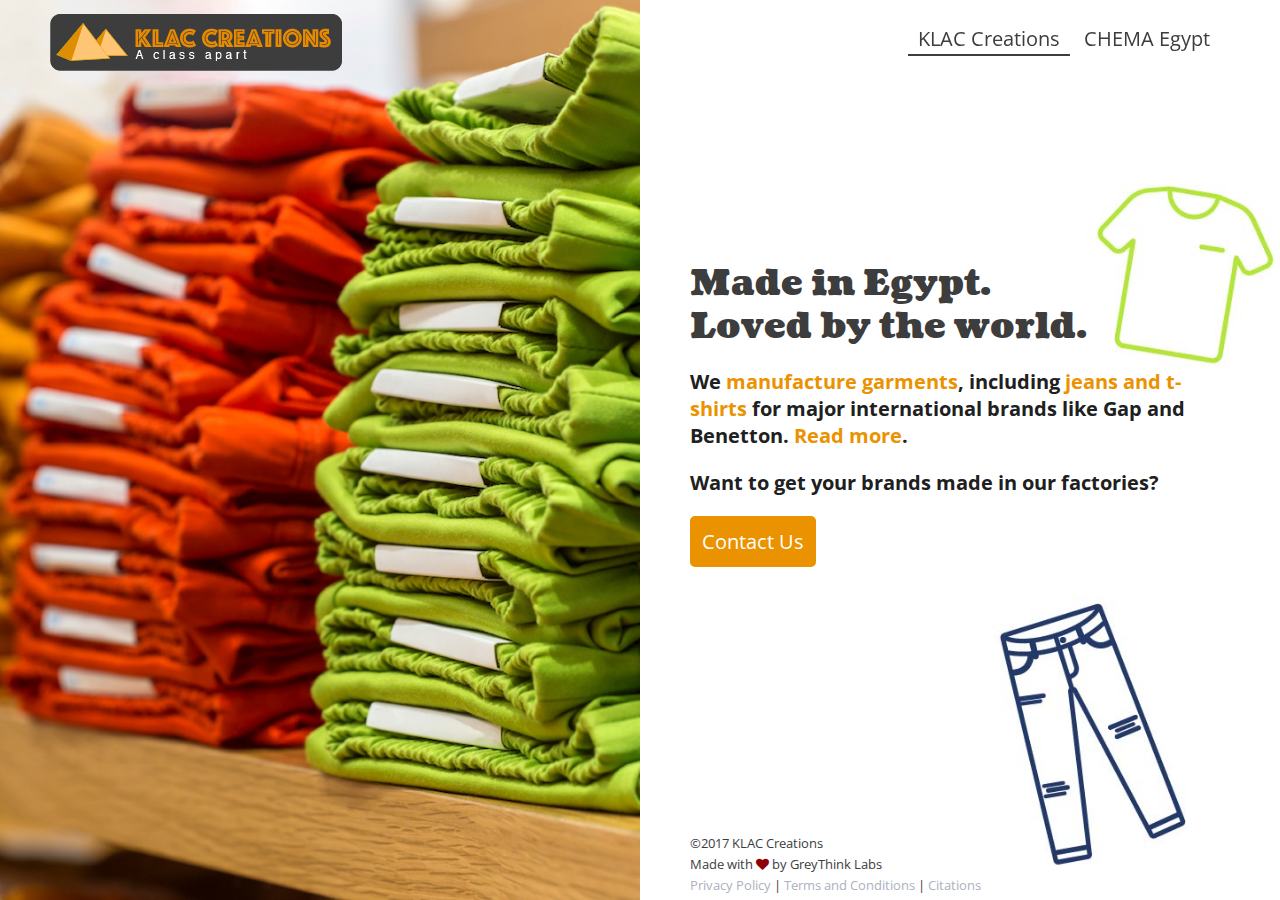
<file: index.html>
<!DOCTYPE html>
<html lang="en">
<head>
  <meta charset="utf-8">
  <meta http-equiv="X-UA-Compatible" content="IE=edge">
  <meta name="viewport" content="width=device-width, initial-scale=1">
	
	<!-- Global Site Tag (gtag.js) - Google Analytics -->
<script async src="https://www.googletagmanager.com/gtag/js?id=UA-106744629-1"></script>
<script>
  window.dataLayer = window.dataLayer || [];
  function gtag(){dataLayer.push(arguments)};
  gtag('js', new Date());

  gtag('config', 'UA-106744629-1');
</script>
	
  <title>KLAC Creations - Made in Egypt. Loved by the world.</title>
  <link rel="icon" type="image/png" href="favicon-32x32.png" sizes="32x32" />
  <link rel="icon" type="image/png" href="favicon-16x16.png" sizes="16x16" />
  <link href="https://fonts.googleapis.com/css?family=Coustard:400|Open+Sans:300" rel="stylesheet">
  <link href="https://maxcdn.bootstrapcdn.com/font-awesome/4.7.0/css/font-awesome.min.css" rel="stylesheet" integrity="sha384-wvfXpqpZZVQGK6TAh5PVlGOfQNHSoD2xbE+QkPxCAFlNEevoEH3Sl0sibVcOQVnN" crossorigin="anonymous">
  <link type="text/css" rel="stylesheet" href="css/style.css">
</head>
<body>

<nav class="navbar">
  <div class="logo">
    <a href="index.html"><img class="logo-web" src="images/logo_klac_darkbg_2.png" alt="KLAC Creations logo"><img class="logo-mobile" src="images/logo_klac_mobile.png" alt="KLAC Creations logo"></a>
  </div>
  <div class="nav">
    <ul class="nav-list">
      <li class="nav-item active"><a href="index.html">KLAC Creations</a></li>
      <li class="nav-item"><a href="chema.html">CHEMA Egypt</a></li>
    </ul>
  </div>
  <div class="nav-icon-mobile">
    <i class="fa fa-bars icon-toggle"></i>
  </div>
</nav>


<div class="grid">
    <div class="column" id="left">
      <div class="bg">
      </div>
    </div>
    <div class="column" id="right">
      <div class="content">
        <h1>Made in Egypt.</h1>
        <h1>Loved by the world.</h1>
        <h3>We <span class="klac-text">manufacture garments</span>, including <span class="klac-text">jeans and t-shirts</span> for major international brands like Gap and Benetton. <span id="read-more-trigger" class="read-more"><a href="#">Read more</a></span>.</h3>
        <h3 class="pre-cta">Want to get your brands made in our factories?</h3>
        <button type="button" name="form-trigger" id="form-trigger">Contact Us</button>
      </div>
      <div class="footer">
        <p class="copyright">&copy;2017 KLAC Creations</p>
        <p class="credits">Made with <i class="fa fa-heart"></i> by <a href="http://www.greythinklabs.com" target="_blank">GreyThink Labs</a></p>
		  <p class="credits tnc"><a href="privacy.html">Privacy Policy</a> | <a href="tnc.html">Terms and Conditions</a> | <a href="citations.html">Citations</a></p>
      </div>
    </div>
</div>

<div class="form-grid" id="klace-form-modal">
  <div class="col-form">
    <div class="form-container column">
      <form class="contact-form" id="contact-form">
        <p class="required-note">Fields marked with <i class="fa fa-asterisk"></i> are required.</p>
        <label for="name">Name*</label><br>
        <input type="text" id="name" name="name"><br><br>
        <label for="email">Email*</label><br>
        <input type="text" id="email" name="email">
        <p class="email-format-error email-hide">Please enter a valid email address.</p>
        <label for="phone">Phone</label><br>
        <input type="text" id="phone" name="phone"><br><br>
        <label value="service">Service*</label><br>
        <select id="service" name="service">
          <option selected="selected" disabled="disabled" value="">Select an option</option>
          <option value="klace">KLAC Creations</option>
          <option value="chema">CHEMA Egypt</option>
        </select><br><br>
        <label for="msg">Message</label><br>
        <textarea id="msg" name="msg" rows="5"></textarea><br><br>
        <input type="submit" name="submit" id="submit-button" value="Submit">
      </form>
      <div class="ajax-message pre-submit">
      </div>
      <div class="close not-submitted">
        <i class="fa fa-times"></i>
      </div>
    </div>
  </div>
</div>

<div class="form-grid" id="read-more-modal">
  <div class="form-container">
    <p>
       KLAC Creations has been based in Egypt as a trading business since the 1980s. Our factory is located in Port Said's Qualified
      Industrial Zone and Investment Freezone that provides competitive prices to buyers in the US. Egypt's location also
      provides access to high-quality and cost-effective materials from neighbouring countries. Our garments thus give you
      real value for money. 
    </p>
    <p>
       We manufacture a range of products from t-shirts, track pants, trousers to brands such as GAP, Benetton, Chaps, 14th & Union,
      Abound & more. We also produce made-to-order styles in clothing as per buyer requirements, including Jeans, Sports
      & Track Suits and T-shirts.
    </p>
    <div class="close not-submitted">
      <i class="fa fa-times"></i>
    </div>
  </div>
</div>



<script
  src="https://code.jquery.com/jquery-3.2.1.min.js"
  integrity="sha256-hwg4gsxgFZhOsEEamdOYGBf13FyQuiTwlAQgxVSNgt4="
  crossorigin="anonymous"></script>
<script src="script.js" type="text/javascript"></script>
</body>
</html>
</file>
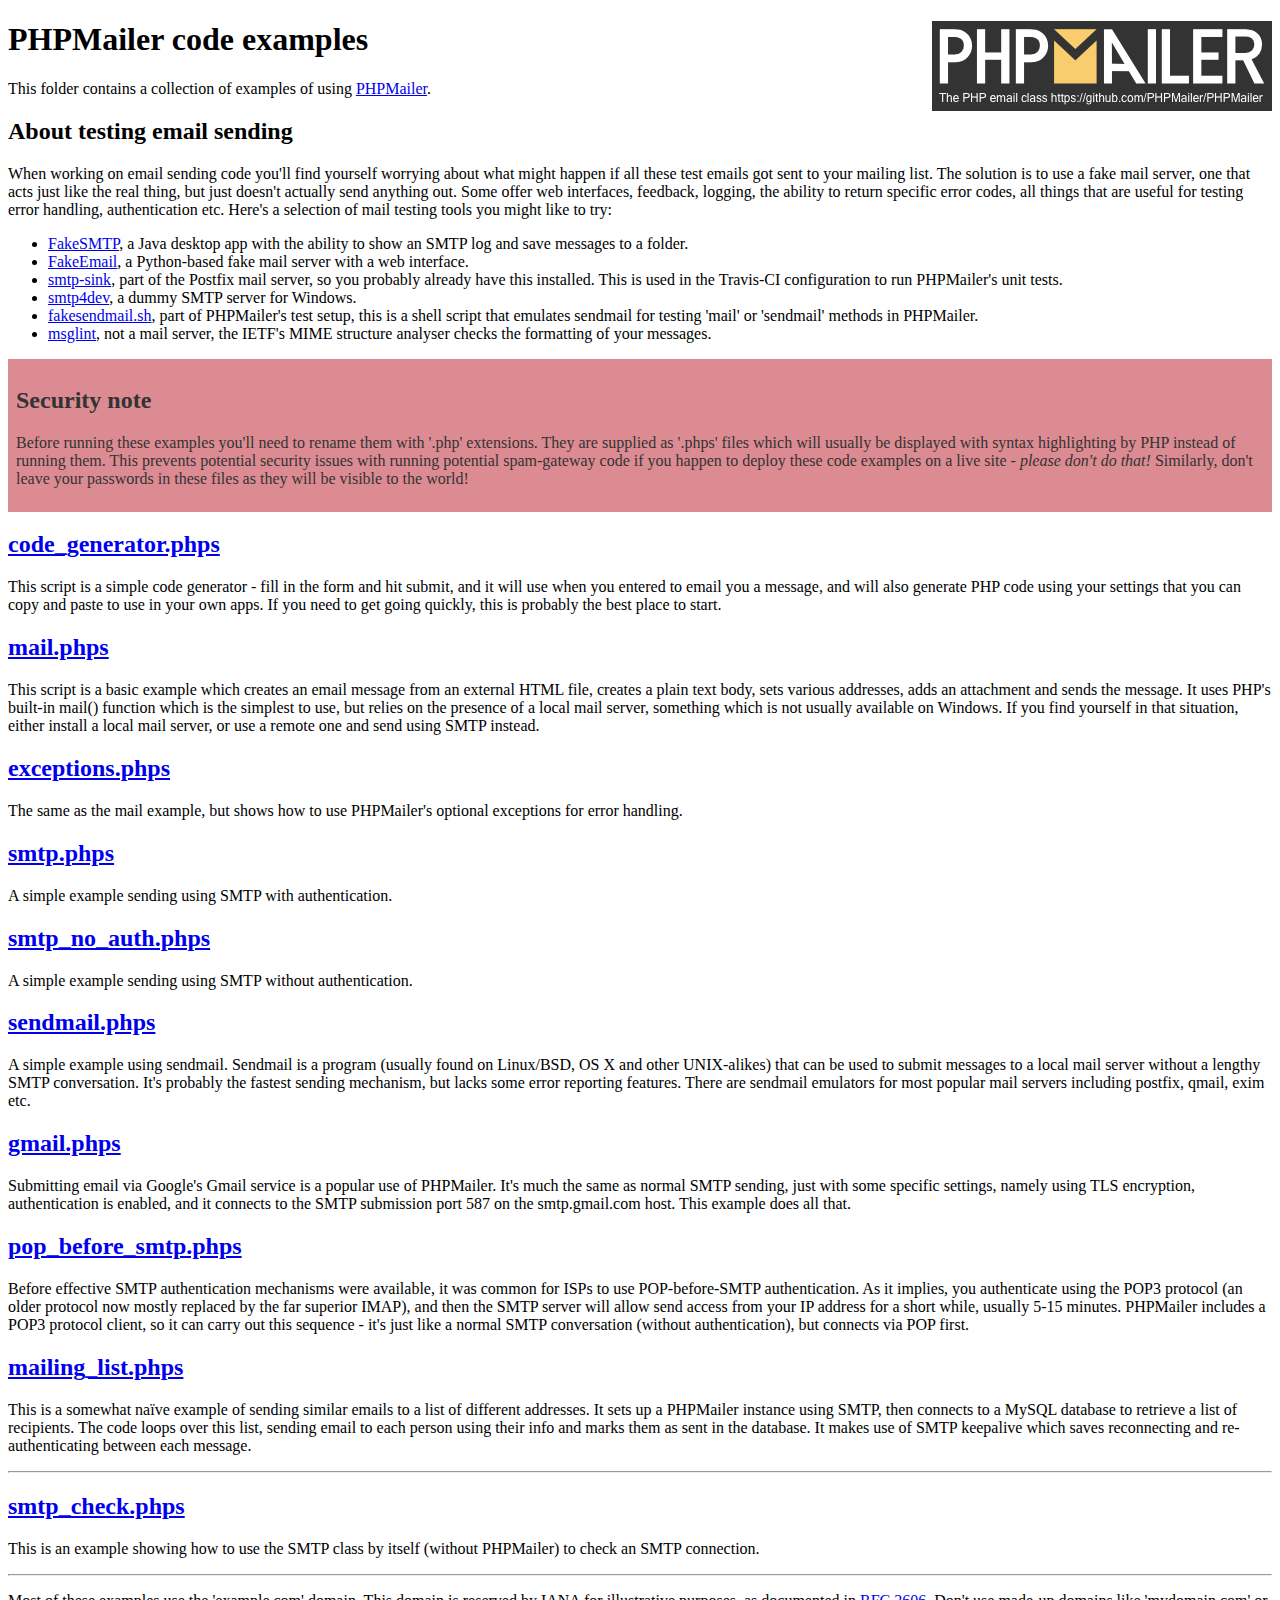
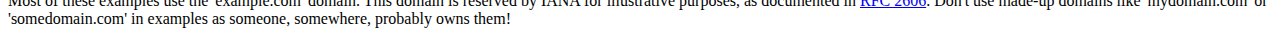
<file: PHPMailer/examples/index.html>
<!DOCTYPE html>
<html>
<head>
	<meta charset="UTF-8">
	<title>PHPMailer Examples</title>
</head>
<body>
<h1>PHPMailer code examples<a href="https://github.com/PHPMailer/PHPMailer"><img src="images/phpmailer.png" style="float:right; border:0;" alt="PHPMailer logo"></a></h1>
<p>This folder contains a collection of examples of using <a href="https://github.com/PHPMailer/PHPMailer">PHPMailer</a>.</p>
<h2>About testing email sending</h2>
<p>When working on email sending code you'll find yourself worrying about what might happen if all these test emails got sent to your mailing list. The solution is to use a fake mail server, one that acts just like the real thing, but just doesn't actually send anything out. Some offer web interfaces, feedback, logging, the ability to return specific error codes, all things that are useful for testing error handling, authentication etc. Here's a selection of mail testing tools you might like to try:</p>
<ul>
  <li><a href="https://github.com/Nilhcem/FakeSMTP">FakeSMTP</a>, a Java desktop app with the ability to show an SMTP log and save messages to a folder. </li>
  <li><a href="https://github.com/isotoma/FakeEmail">FakeEmail</a>, a Python-based fake mail server with a web interface.</li>
  <li><a href="http://www.postfix.org/smtp-sink.1.html">smtp-sink</a>, part of the Postfix mail server, so you probably already have this installed. This is used in the Travis-CI configuration to run PHPMailer's unit tests.</li>
  <li><a href="http://smtp4dev.codeplex.com">smtp4dev</a>, a dummy SMTP server for Windows.</li>
  <li><a href="https://github.com/PHPMailer/PHPMailer/blob/master/test/fakesendmail.sh">fakesendmail.sh</a>, part of PHPMailer's test setup, this is a shell script that emulates sendmail for testing 'mail' or 'sendmail' methods in PHPMailer.</li>
  <li><a href="http://tools.ietf.org/tools/msglint/">msglint</a>, not a mail server, the IETF's MIME structure analyser checks the formatting of your messages.</li>
</ul>
<div style="padding: 8px; color: #333333; background-color: #dc8b92">
<h2>Security note</h2>
<p>Before running these examples you'll need to rename them with '.php' extensions. They are supplied as '.phps' files which will usually be displayed with syntax highlighting by PHP instead of running them. This prevents potential security issues with running potential spam-gateway code if you happen to deploy these code examples on a live site - <em>please don't do that!</em> Similarly, don't leave your passwords in these files as they will be visible to the world!</p>
</div>
<h2><a href="code_generator.phps">code_generator.phps</a></h2>
<p>This script is a simple code generator - fill in the form and hit submit, and it will use when you entered to email you a message, and will also generate PHP code using your settings that you can copy and paste to use in your own apps. If you need to get going quickly, this is probably the best place to start.</p>
<h2><a href="mail.phps">mail.phps</a></h2>
<p>This script is a basic example which creates an email message from an external HTML file, creates a plain text body, sets various addresses, adds an attachment and sends the message. It uses PHP's built-in mail() function which is the simplest to use, but relies on the presence of a local mail server, something which is not usually available on Windows. If you find yourself in that situation, either install a local mail server, or use a remote one and send using SMTP instead.</p>
<h2><a href="exceptions.phps">exceptions.phps</a></h2>
<p>The same as the mail example, but shows how to use PHPMailer's optional exceptions for error handling.</p>
<h2><a href="smtp.phps">smtp.phps</a></h2>
<p>A simple example sending using SMTP with authentication.</p>
<h2><a href="smtp_no_auth.phps">smtp_no_auth.phps</a></h2>
<p>A simple example sending using SMTP without authentication.</p>
<h2><a href="sendmail.phps">sendmail.phps</a></h2>
<p>A simple example using sendmail. Sendmail is a program (usually found on Linux/BSD, OS X and other UNIX-alikes) that can be used to submit messages to a local mail server without a lengthy SMTP conversation. It's probably the fastest sending mechanism, but lacks some error reporting features. There are sendmail emulators for most popular mail servers including postfix, qmail, exim etc.</p>
<h2><a href="gmail.phps">gmail.phps</a></h2>
<p>Submitting email via Google's Gmail service is a popular use of PHPMailer. It's much the same as normal SMTP sending, just with some specific settings, namely using TLS encryption, authentication is enabled, and it connects to the SMTP submission port 587 on the smtp.gmail.com host. This example does all that.</p>
<h2><a href="pop_before_smtp.phps">pop_before_smtp.phps</a></h2>
<p>Before effective SMTP authentication mechanisms were available, it was common for ISPs to use POP-before-SMTP authentication. As it implies, you authenticate using the POP3 protocol (an older protocol now mostly replaced by the far superior IMAP), and then the SMTP server will allow send access from your IP address for a short while, usually 5-15 minutes. PHPMailer includes a POP3 protocol client, so it can carry out this sequence - it's just like a normal SMTP conversation (without authentication), but connects via POP first.</p>
<h2><a href="mailing_list.phps">mailing_list.phps</a></h2>
<p>This is a somewhat naïve example of sending similar emails to a list of different addresses. It sets up a PHPMailer instance using SMTP, then connects to a MySQL database to retrieve a list of recipients. The code loops over this list, sending email to each person using their info and marks them as sent in the database. It makes use of SMTP keepalive which saves reconnecting and re-authenticating between each message.</p>
<hr>
<h2><a href="smtp_check.phps">smtp_check.phps</a></h2>
<p>This is an example showing how to use the SMTP class by itself (without PHPMailer) to check an SMTP connection.</p>
<hr>
<p>Most of these examples use the 'example.com' domain. This domain is reserved by IANA for illustrative purposes, as documented in <a href="http://tools.ietf.org/html/rfc2606">RFC 2606</a>. Don't use made-up domains like 'mydomain.com' or 'somedomain.com' in examples as someone, somewhere, probably owns them!</p>
</body>
</html>
</file>
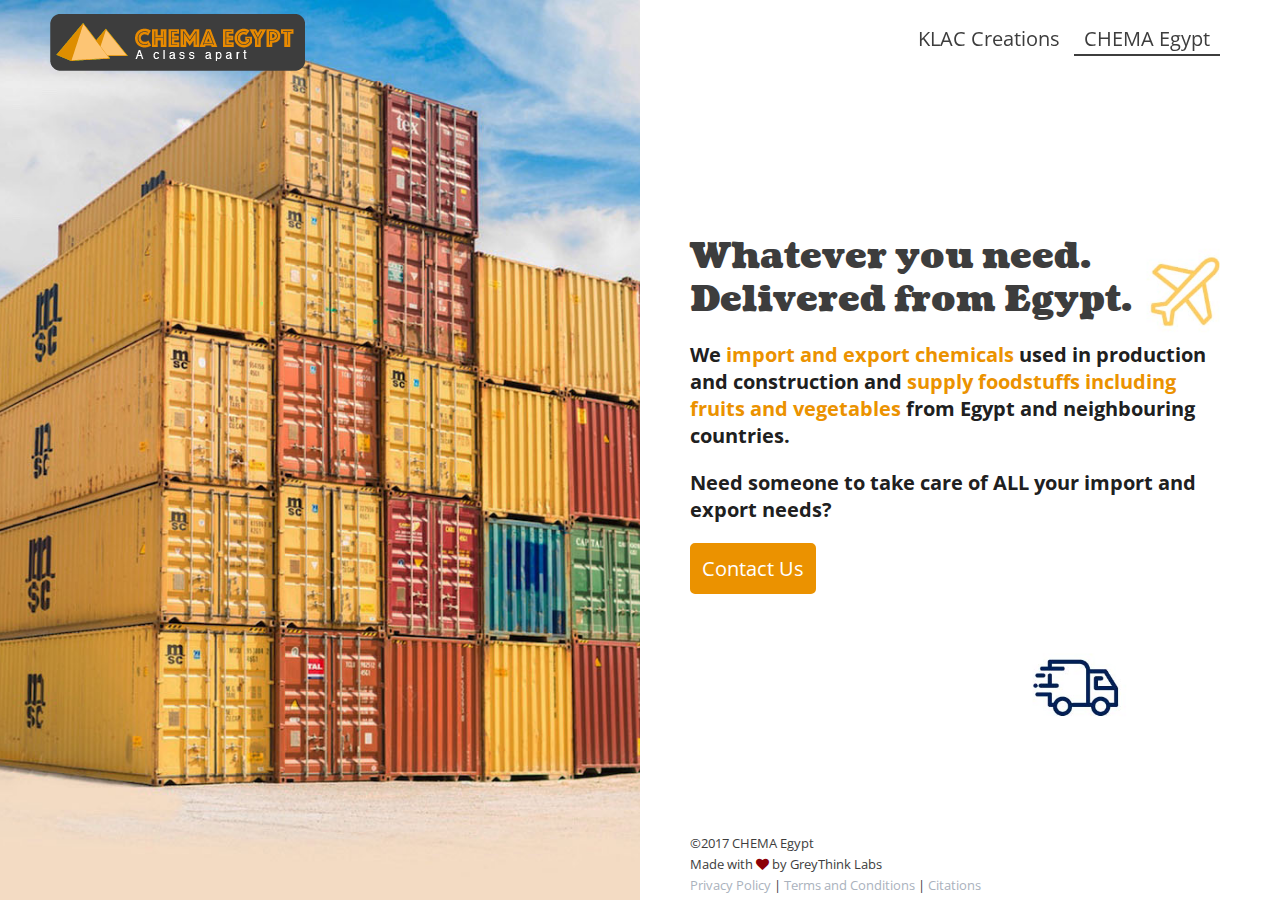
<file: chema.html>
<!DOCTYPE html>
<html lang="en">
<head>
	
  <meta charset="utf-8">
  <meta http-equiv="X-UA-Compatible" content="IE=edge">
  <meta name="viewport" content="width=device-width, initial-scale=1">
  <title>CHEMA EGYPT - Whatever you need. Delivered from Egypt.</title>
	
	<!-- Global Site Tag (gtag.js) - Google Analytics -->
<script async src="https://www.googletagmanager.com/gtag/js?id=UA-106744629-1"></script>
<script>
  window.dataLayer = window.dataLayer || [];
  function gtag(){dataLayer.push(arguments)};
  gtag('js', new Date());

  gtag('config', 'UA-106744629-1');
</script>
	
  <link rel="icon" type="image/png" href="favicon-32x32.png" sizes="32x32" />
  <link rel="icon" type="image/png" href="favicon-16x16.png" sizes="16x16" />
  <link href="https://fonts.googleapis.com/css?family=Coustard:400|Open+Sans:300" rel="stylesheet">
  <link href="https://maxcdn.bootstrapcdn.com/font-awesome/4.7.0/css/font-awesome.min.css" rel="stylesheet" integrity="sha384-wvfXpqpZZVQGK6TAh5PVlGOfQNHSoD2xbE+QkPxCAFlNEevoEH3Sl0sibVcOQVnN" crossorigin="anonymous">
  <link type="text/css" rel="stylesheet" href="css/style-chema.css">
</head>
<body>

<nav class="navbar">
  <div class="logo logo-chema">
    <a href="chema.html"><img class="logo-web" src="images/logo_chema_darkbg_2.png" alt="CHEMA Egypt logo"><img class="logo-mobile" src="images/logo_klac_mobile.png" alt="KLAC Creations logo"></a>
  </div>
  <div class="nav">
    <ul class="nav-list">
      <li class="nav-item"><a href="index.html">KLAC Creations</a></li>
      <li class="nav-item active"><a href="chema.html">CHEMA Egypt</a></li>
    </ul>
  </div>
  <div class="nav-icon-mobile">
    <i class="fa fa-bars icon-toggle"></i>
  </div>
</nav>


<div class="grid">
    <div class="column" id="left">
      <div class="bg">
      </div>
    </div>
    <div class="column" id="right">
      <div class="content">
        <h1>Whatever you need.</h1>
        <h1>Delivered from Egypt.</h1>
        <h3>We <span class="chema-text">import and export chemicals</span> used in production and construction and <span class="chema-text">supply foodstuffs including fruits and vegetables</span> from Egypt and neighbouring countries.</h3>
        <h3 class="pre-cta">Need someone to take care of ALL your import and export needs?</h3>
        <button type="button" name="form-trigger" id="form-trigger">Contact Us</button>
      </div>
      <div class="footer">
        <p class="copyright">&copy;2017 CHEMA Egypt</p>
        <p class="credits">Made with <i class="fa fa-heart"></i> by <a href="http://www.greythinklabs.com" target="_blank">GreyThink Labs</a></p>
      <p class="credits tnc"><a href="privacy.html">Privacy Policy</a> | <a href="tnc.html">Terms and Conditions</a> | <a href="citations.html">Citations</a></p>
      </div>
    </div>
</div>

<div class="form-grid" id="klace-form-modal">
  <div class="col-form">
    <div class="form-container column">
      <form class="contact-form" id="contact-form">
        <p class="required-note">Fields marked with <i class="fa fa-asterisk"></i> are required.</p>
        <label for="name">Name*</label><br>
        <input type="text" id="name" name="name"><br><br>
        <label for="email">Email*</label><br>
        <input type="text" id="email" name="email">
        <p class="email-format-error email-hide">Please enter a valid email address.</p>
        <label for="phone">Phone</label><br>
        <input type="text" id="phone" name="phone"><br><br>
        <label value="service">Service*</label><br>
        <select id="service" name="service">
          <option selected="selected" disabled="disabled" value="">Select an option</option>
          <option value="klace">KLAC Creations</option>
          <option value="chema">CHEMA Egypt</option>
        </select><br><br>
        <label for="msg">Message</label><br>
        <textarea id="msg" name="msg" rows="5"></textarea><br><br>
        <input type="submit" name="submit" id="submit-button" value="Submit">
      </form>
      <div class="ajax-message pre-submit">
      </div>
      <div class="close not-submitted">
        <i class="fa fa-times"></i>
      </div>
    </div>
  </div>
</div>




<script
  src="https://code.jquery.com/jquery-3.2.1.min.js"
  integrity="sha256-hwg4gsxgFZhOsEEamdOYGBf13FyQuiTwlAQgxVSNgt4="
  crossorigin="anonymous"></script>
<script src="script.js" type="text/javascript"></script>
</body>
</html>
</file>
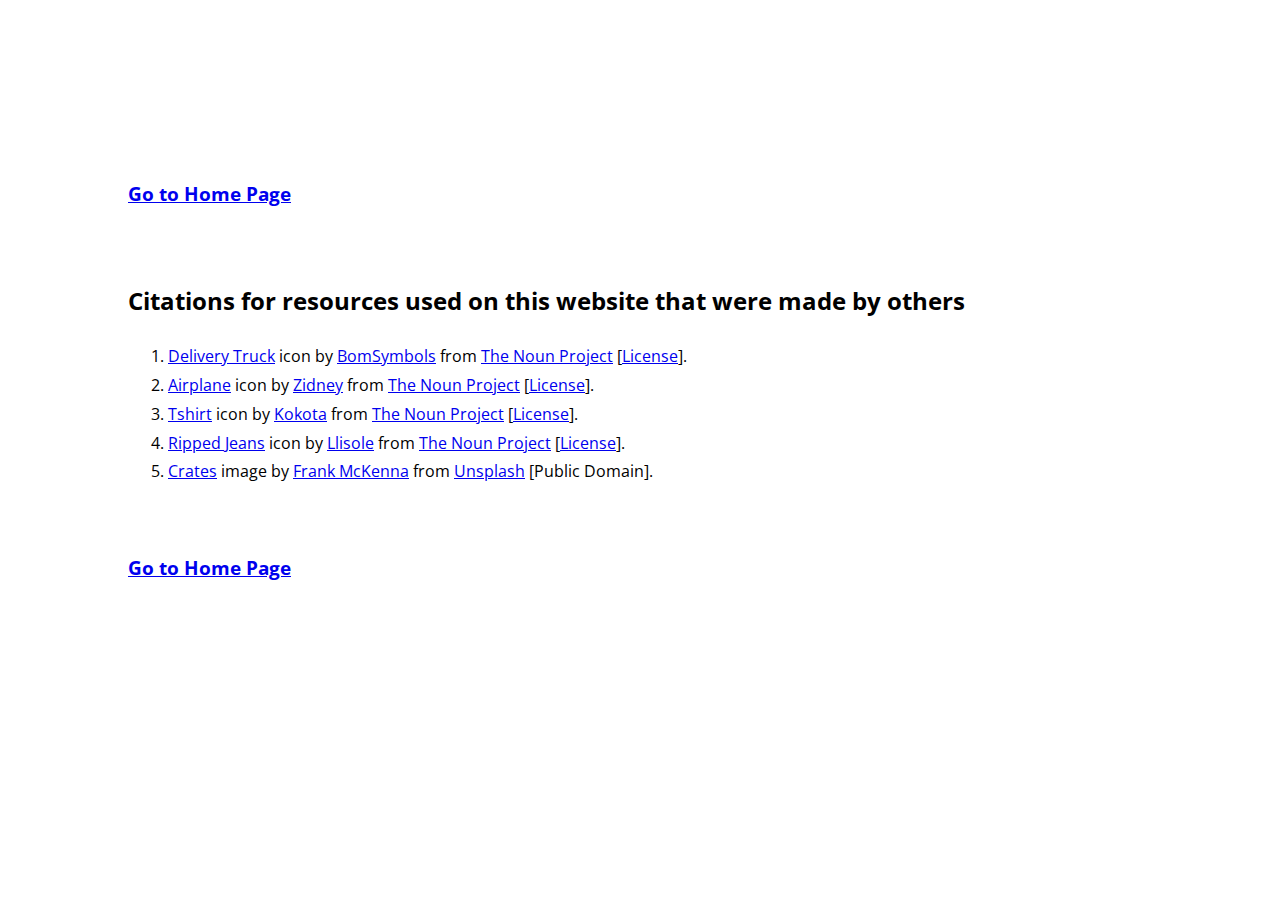
<file: citations.html>
<!DOCTYPE html>
<html lang="en">

<head>
  <meta charset="utf-8">
  <meta http-equiv="X-UA-Compatible" content="IE=edge">
  <meta name="viewport" content="width=device-width, initial-scale=1">

  <!-- Global Site Tag (gtag.js) - Google Analytics -->
  <script async src="https://www.googletagmanager.com/gtag/js?id=UA-106744629-1"></script>
  <script>
    window.dataLayer = window.dataLayer || [];
    function gtag() { dataLayer.push(arguments) };
    gtag('js', new Date());

    gtag('config', 'UA-106744629-1');

  </script>

  <title>KLAC Creations - Made in Egypt. Loved by the world.</title>
  <link rel="icon" type="image/png" href="favicon-32x32.png" sizes="32x32" />
  <link rel="icon" type="image/png" href="favicon-16x16.png" sizes="16x16" />
  <link href="https://fonts.googleapis.com/css?family=Coustard:400|Open+Sans:300" rel="stylesheet">
  <link href="https://maxcdn.bootstrapcdn.com/font-awesome/4.7.0/css/font-awesome.min.css" rel="stylesheet" integrity="sha384-wvfXpqpZZVQGK6TAh5PVlGOfQNHSoD2xbE+QkPxCAFlNEevoEH3Sl0sibVcOQVnN"
    crossorigin="anonymous">
  <link type="text/css" rel="stylesheet" href="css/legalshit.css">
</head>

<body>

  <div class="legal-container">
    <div class="legal-back-btn-container">
      <h3 class="back-btn"><a href="index.html">Go to Home Page</a></h3>
    </div>
    <div class="legal-text">
      <h2>Citations for resources used on this website that were made by others</h2>
      <ol>
        <li><a href="https://thenounproject.com/term/delivery-truck/1051698/" target="_blank">Delivery Truck</a> icon by <a href="https://creativemarket.com/BomSymbols" target="_blank">BomSymbols</a> from <a href="https://thenounproject.com" target="_blank">The Noun Project</a> [<a href="https://creativecommons.org/licenses/by/3.0/us/" target="_blank">License</a>].</li>
        <li><a href="https://thenounproject.com/term/airplane/803571/" target="_blank">Airplane</a> icon by <a href="https://thenounproject.com/zidney0721/" target="_blank">Zidney</a> from <a href="https://thenounproject.com" target="_blank">The Noun Project</a> [<a href="https://creativecommons.org/licenses/by/3.0/us/" target="_blank">License</a>].</li>
        <li><a href="https://thenounproject.com/term/tshirt/885061/" target="_blank">Tshirt</a> icon by <a href="https://thenounproject.com/kokota.icon/" target="_blank">Kokota</a> from <a href="https://thenounproject.com" target="_blank">The Noun Project</a> [<a href="https://creativecommons.org/licenses/by/3.0/us/" target="_blank">License</a>].</li>
        <li><a href="https://thenounproject.com/term/ripped-jeans/1077542/" target="_blank">Ripped Jeans</a> icon by <a href="https://thenounproject.com/llisole/" target="_blank">Llisole</a> from <a href="https://thenounproject.com" target="_blank">The Noun Project</a> [<a href="https://creativecommons.org/licenses/by/3.0/us/" target="_blank">License</a>].</li>
        <li><a href="https://unsplash.com/photos/tjX_sniNzgQ" target="_blank">Crates</a> image by <a href="http://blog.frankiefoto.com/"
            target="_blank">Frank McKenna</a> from <a href="https://unsplash.com/" target="_blank">Unsplash</a> [Public Domain].</li>
      </ol>
    </div>
    <div class="legal-back-btn-container">
      <h3 class="back-btn"><a href="index.html">Go to Home Page</a></h3>
    </div>
  </div>

</body>
</file>
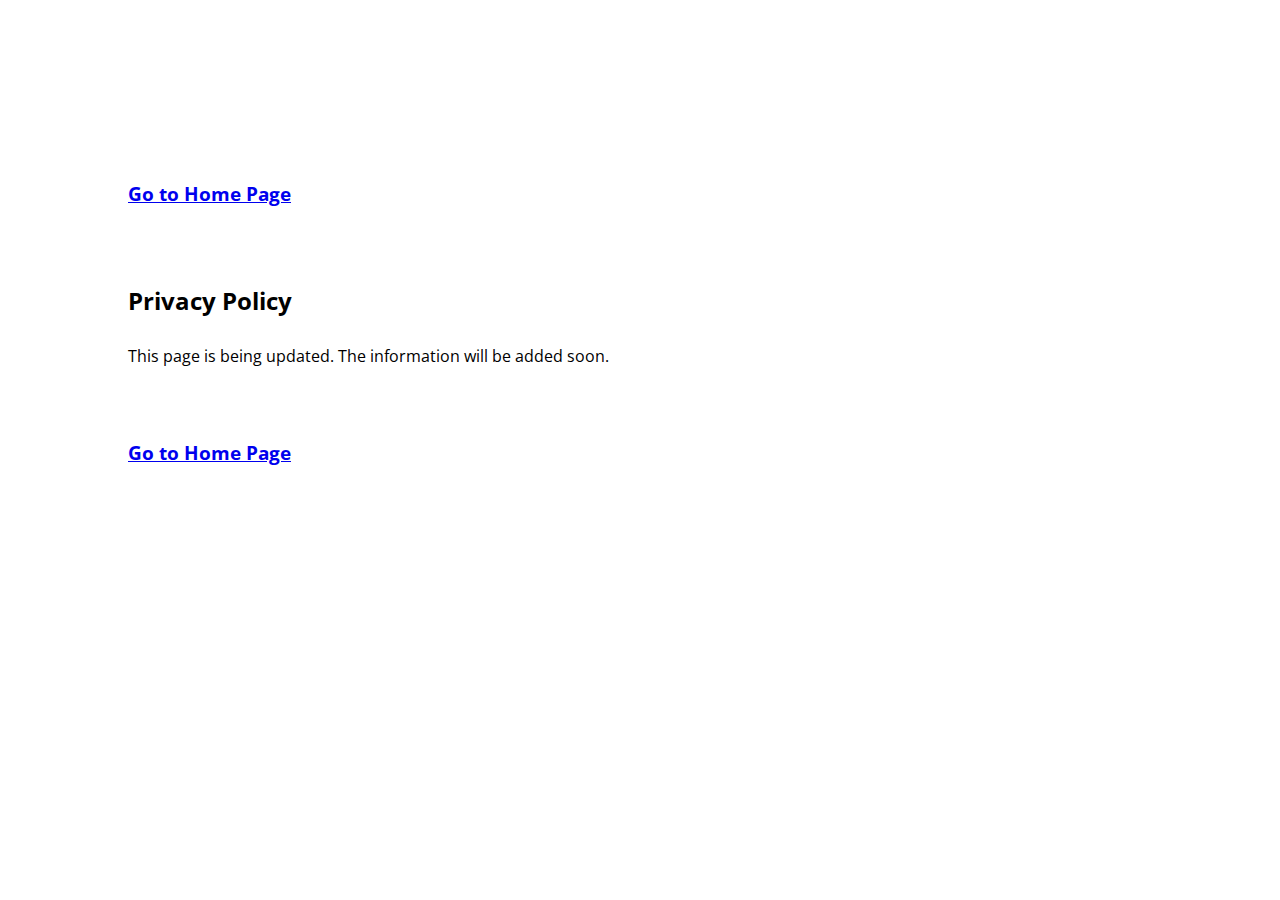
<file: privacy.html>
<!DOCTYPE html>
<html lang="en">

<head>
  <meta charset="utf-8">
  <meta http-equiv="X-UA-Compatible" content="IE=edge">
  <meta name="viewport" content="width=device-width, initial-scale=1">

  <!-- Global Site Tag (gtag.js) - Google Analytics -->
  <script async src="https://www.googletagmanager.com/gtag/js?id=UA-106744629-1"></script>
  <script>
    window.dataLayer = window.dataLayer || [];
    function gtag() { dataLayer.push(arguments) };
    gtag('js', new Date());

    gtag('config', 'UA-106744629-1');
  </script>

  <title>KLAC Creations - Made in Egypt. Loved by the world.</title>
  <link rel="icon" type="image/png" href="favicon-32x32.png" sizes="32x32" />
  <link rel="icon" type="image/png" href="favicon-16x16.png" sizes="16x16" />
  <link href="https://fonts.googleapis.com/css?family=Coustard:400|Open+Sans:300" rel="stylesheet">
  <link href="https://maxcdn.bootstrapcdn.com/font-awesome/4.7.0/css/font-awesome.min.css" rel="stylesheet" integrity="sha384-wvfXpqpZZVQGK6TAh5PVlGOfQNHSoD2xbE+QkPxCAFlNEevoEH3Sl0sibVcOQVnN"
    crossorigin="anonymous">
  <link type="text/css" rel="stylesheet" href="css/legalshit.css">
</head>

<body>

  <div class="legal-container">
    <div class="legal-back-btn-container">
      <h3 class="back-btn"><a href="index.html">Go to Home Page</a></h3>
    </div>
    <div class="legal-text">
      <h2>Privacy Policy</h2>
      <p>This page is being updated. The information will be added soon.</p>
    </div>
    <div class="legal-back-btn-container">
      <h3 class="back-btn"><a href="index.html">Go to Home Page</a></h3>
    </div>
  </div>

</body>
</file>
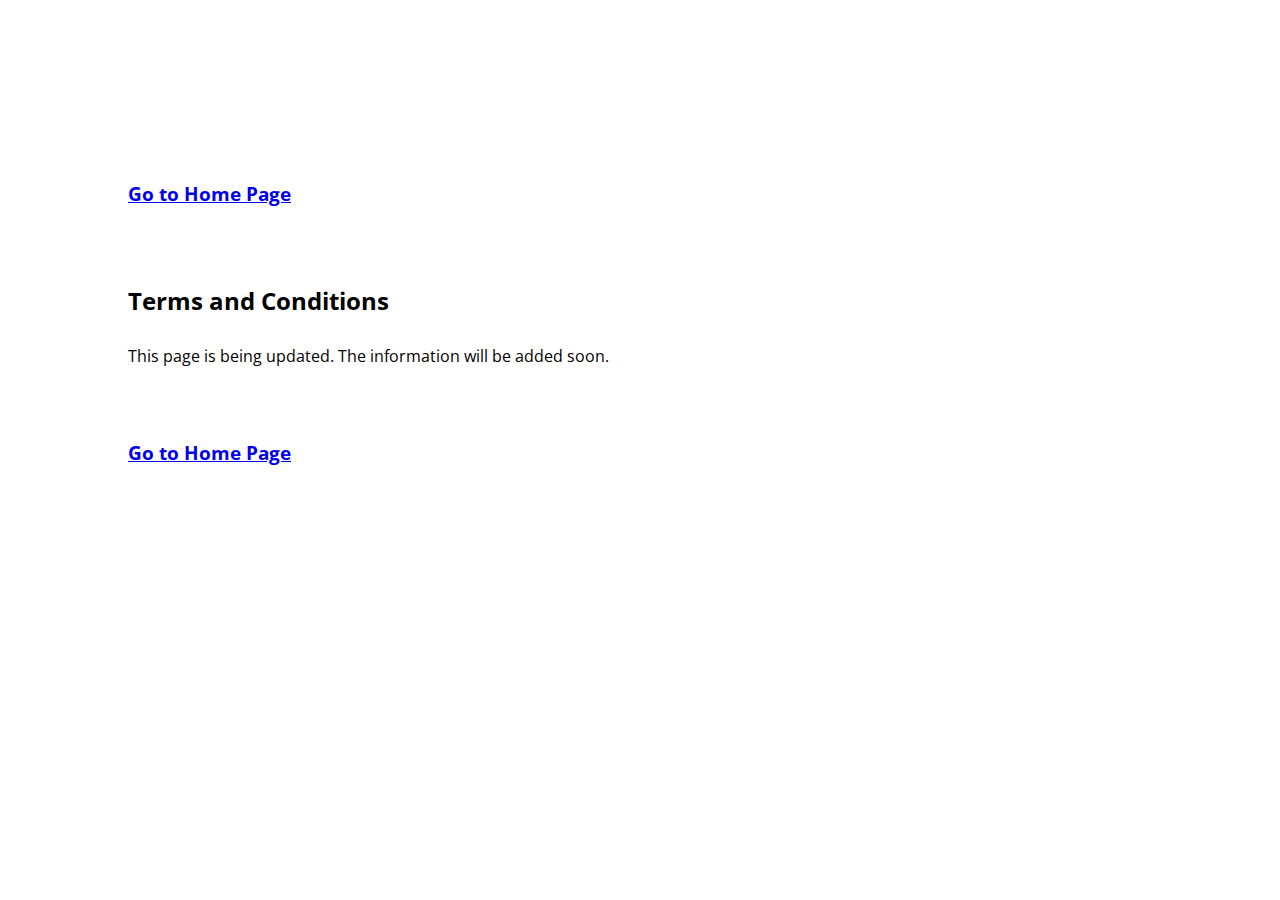
<file: tnc.html>
<!DOCTYPE html>
<html lang="en">

<head>
  <meta charset="utf-8">
  <meta http-equiv="X-UA-Compatible" content="IE=edge">
  <meta name="viewport" content="width=device-width, initial-scale=1">

  <!-- Global Site Tag (gtag.js) - Google Analytics -->
  <script async src="https://www.googletagmanager.com/gtag/js?id=UA-106744629-1"></script>
  <script>
    window.dataLayer = window.dataLayer || [];
    function gtag() { dataLayer.push(arguments) };
    gtag('js', new Date());

    gtag('config', 'UA-106744629-1');
  </script>

  <title>KLAC Creations - Made in Egypt. Loved by the world.</title>
  <link rel="icon" type="image/png" href="favicon-32x32.png" sizes="32x32" />
  <link rel="icon" type="image/png" href="favicon-16x16.png" sizes="16x16" />
  <link href="https://fonts.googleapis.com/css?family=Coustard:400|Open+Sans:300" rel="stylesheet">
  <link href="https://maxcdn.bootstrapcdn.com/font-awesome/4.7.0/css/font-awesome.min.css" rel="stylesheet" integrity="sha384-wvfXpqpZZVQGK6TAh5PVlGOfQNHSoD2xbE+QkPxCAFlNEevoEH3Sl0sibVcOQVnN"
    crossorigin="anonymous">
  <link type="text/css" rel="stylesheet" href="css/legalshit.css">
</head>

<body>

  <div class="legal-container">
    <div class="legal-back-btn-container">
      <h3 class="back-btn"><a href="index.html">Go to Home Page</a></h3>
    </div>
    <div class="legal-text">
      <h2>Terms and Conditions</h2>
      <p>This page is being updated. The information will be added soon.</p>
    </div>
    <div class="legal-back-btn-container">
      <h3 class="back-btn"><a href="index.html">Go to Home Page</a></h3>
    </div>
  </div>

</body>
</file>
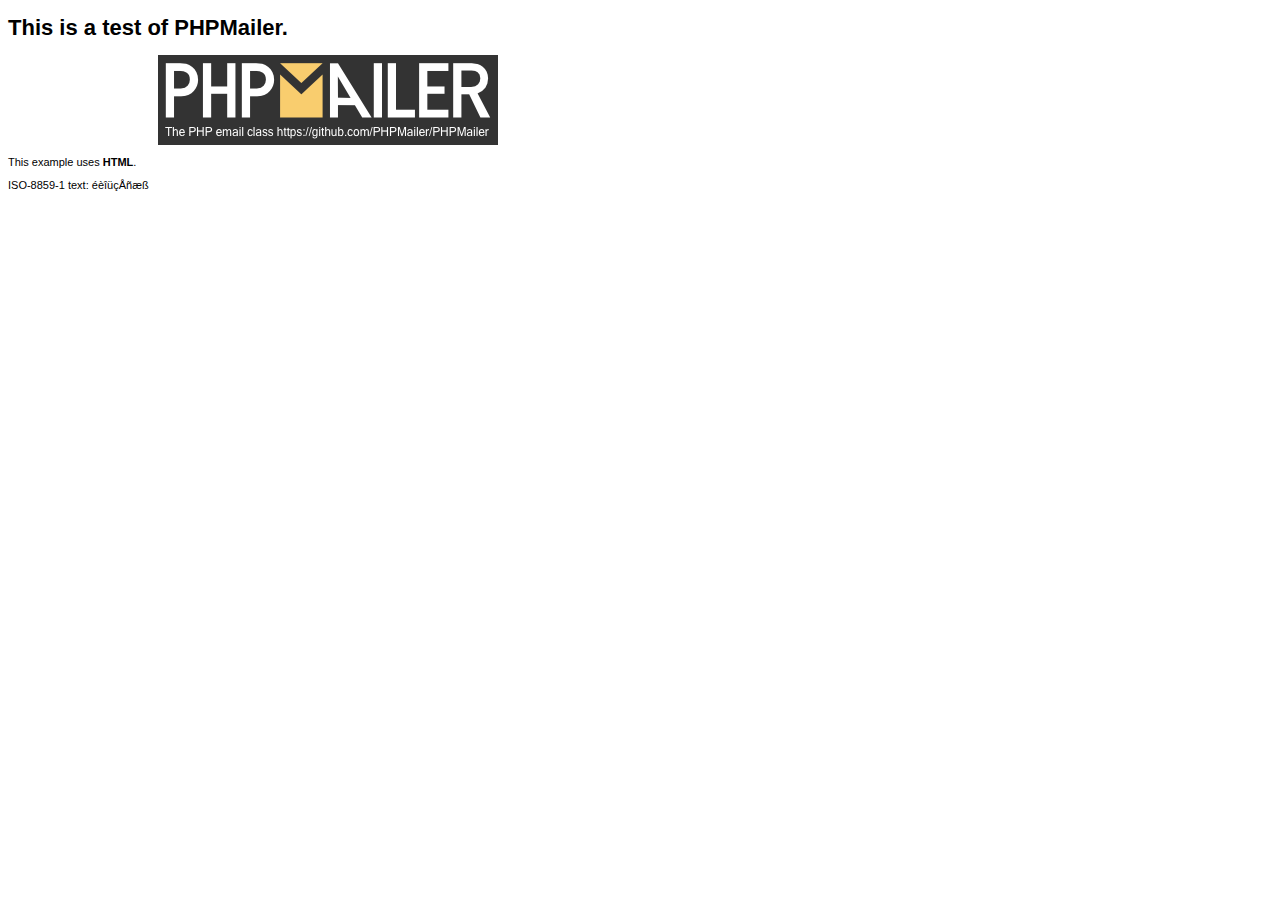
<file: PHPMailer/examples/contents.html>
<!DOCTYPE HTML PUBLIC "-//W3C//DTD HTML 4.01 Transitional//EN" "http://www.w3.org/TR/html4/loose.dtd">
<html>
<head>
  <meta http-equiv="Content-Type" content="text/html; charset=iso-8859-1">
  <title>PHPMailer Test</title>
</head>
<body>
<div style="width: 640px; font-family: Arial, Helvetica, sans-serif; font-size: 11px;">
  <h1>This is a test of PHPMailer.</h1>
  <div align="center">
    <a href="https://github.com/PHPMailer/PHPMailer/"><img src="images/phpmailer.png" height="90" width="340" alt="PHPMailer rocks"></a>
  </div>
  <p>This example uses <strong>HTML</strong>.</p>
  <p>ISO-8859-1 text: ���������</p>
</div>
</body>
</html>
</file>
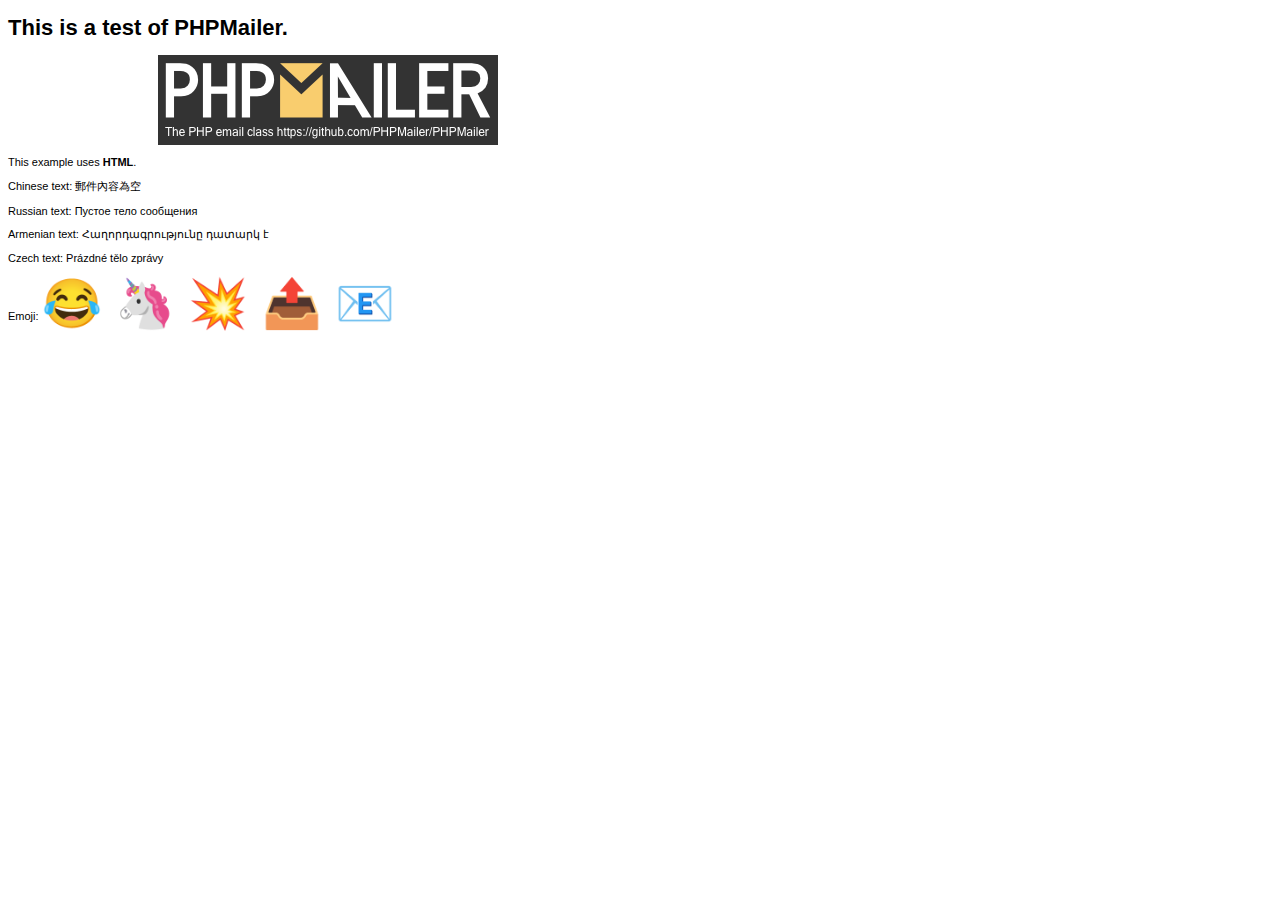
<file: PHPMailer/examples/contentsutf8.html>
<!DOCTYPE HTML PUBLIC "-//W3C//DTD HTML 4.01 Transitional//EN" "http://www.w3.org/TR/html4/loose.dtd">
<html>
<head>
  <meta http-equiv="Content-Type" content="text/html; charset=utf-8">
  <title>PHPMailer Test</title>
</head>
<body>
<div style="width: 640px; font-family: Arial, Helvetica, sans-serif; font-size: 11px;">
  <h1>This is a test of PHPMailer.</h1>
  <div align="center">
    <a href="https://github.com/PHPMailer/PHPMailer/"><img src="images/phpmailer.png" height="90" width="340" alt="PHPMailer rocks"></a>
  </div>
  <p>This example uses <strong>HTML</strong>.</p>
  <p>Chinese text: 郵件內容為空</p>
  <p>Russian text: Пустое тело сообщения</p>
  <p>Armenian text: Հաղորդագրությունը դատարկ է</p>
  <p>Czech text: Prázdné tělo zprávy</p>
  <p>Emoji: <span style="font-size: 48px">😂 🦄 💥 📤 📧</span></p>
</div>
</body>
</html>
</file>
<file: css/style.css>
*  {
  box-sizing: border-box;
  font-family: 'Open Sans', 'Helvetica', 'Arial', sans-serif;
}

html, body  {
  margin: 0;
  padding: 0;
  height: 100%;
  min-height: 100%;
}

.logo img  {
  width: auto;
  height: 57px;
}

.logo  {
  padding-top: 10px;
}

.logo-mobile  {
  display: none;
}

.read-more a  {
  text-decoration: none;
  color: #EB9200;
}

.read-more a:hover  {
  text-decoration: underline;
}

.grid  {
  margin: 0;
  padding: 0;
  height: 100vh;
  width: 100vw;
  position: relative;
  display: flex;
  flex-direction: row;
  flex-wrap: wrap;
}

.grid .column  {
  display: flex;
  flex-direction: column;
  justify-content: center;
  flex-wrap: wrap;
  height: 100%;
  min-height: 100%;
  width: 50%;
}

#left  {
  background: url("../images/clothes.jpg") no-repeat center center;
  background-size: cover;
}

#right  {
  align-items: flex-start;
  text-align: left;
  padding-right: 50px;
  padding-left: 50px;
  background-image: url("../images/chit-bg1.jpg");
  background-position: center center;
  background-size: cover;
}

.navbar  {
  display: flex;
  flex-direction: row;
  width: 100%;
  justify-content: space-between;
  padding-left: 50px;
  padding-right: 50px;
  position: fixed;
  top: 0;
  left: 0;
  z-index: 10;
  height: 80px;
}

.logo  {
  display: flex;
  flex-direction: column;
  justify-content: center;
}

.nav  {
  display: flex;
  flex-direction: row;
  justify-content: flex-end;
  align-items: center;
}

.nav-item  {
  display: inline-block;
  font-size: 20px;
  border-radius: 5px;
}

.nav-item a  {
    display: block;
    padding: 10px;
    line-height: 0.5;
    color: #3d3d3d;
    text-decoration: none;
}

.nav .nav-list  {
  padding-right: 10px;
}

.nav-item.active a,
.nav-item:hover a  {
  border-bottom: 2px solid #3d3d3d;
}

.nav-icon-mobile  {
  align-self: center;
  min-width: 42px;
  text-align: center;
  cursor: pointer;
}

.nav-icon-mobile i  {
  padding: 6px 10px;
  border-radius: 5px;
  display: block;
  color: #3d3d3d;
  font-size: 25px;
  background-color: #fff;
}

#form-trigger  {
  background-color: #EB9200;
  border-radius: 5px;
  border: 2px solid #EB9200;
  font-size: 20px;
  padding: 10px;
  color: #fff;
  transition: background-color 0.3s, border-color 0.3s;
}

#form-trigger:hover  {
  background-color: #E04A29;
  border-color: #E04A29;
  cursor: pointer;
}

.content h1  {
  font-size: 36px;
  line-height: 1.2;
  font-family: 'Coustard', 'Helvetica', 'Arial', sans-serif;
  color: #3d3d3d;
  margin-top: 0;
  margin-bottom: 0;
}

.content h3  {
  font-size: 20px;
  color: #202020;
}

.klac-text  {
  color: #EB9200;
}

.logo h2  {
  color: #fff;
}

.form-grid  {
  width: 100vw;
  height: 100vh;
  top: 0;
  left: 0;
  display: none;
  flex-direction: column;
  justify-content: center;
  align-items: center;
  position: fixed;
  background-color: #000;
  background-color: rgba(0, 0, 0, 0.8);
  z-index: 100;
}

.form-grid .form-container  {
  background-color: #eee;
  border-radius: 10px;
  padding: 50px;
  font-size: 18px;
  position: relative;
}

.form-container input,
.form-container textarea,
.form-container select  {
  border: 1px solid #666;
  font-size: 18px;
  min-width: 300px;
}

.form-container  #submit-button  {
  padding: 10px;
  background-color: #EB9200;
  border: 1px solid #EB9200;
  font-size: 18px;
  color: #fff;
  border-radius: 5px;
}

.form-container  #submit-button:hover  {
  background-color: #E04A29;
  border-color: #E04A29;
}

.form-grid .form-container .required-note  {
  font-size: 12px;
}

.email-format-error  {
    font-size: 12px;
    color: #E04A29;
    margin: 0;
}

.email-format-error.email-hide  {
    visibility: hidden;
}

#contact-form.submitted  {
    display: none;
}

.form-grid form input,
.form-grid form textarea,
.form-grid form select  {
    border-radius: 3px;
}

.close  {
  position: absolute;
  width: 25px;
  height: 25px;
  top: 10px;
  right: 10px;
  font-size: 24px;
  color: #696969;
  cursor: pointer;
  display: flex;
  justify-content: center;
  align-items: center;
}

.form-container .ajax-message  {
    display: flex;
    flex-direction: column;
    justify-content: center;
    align-items: center;
    max-width: 300px;
}

.form-container .ajax-message.pre-submit  {
    display: none;
}

.ajax-message h2  {
    text-align: center;
    font-size: 18px;
    font-weight: bold;
}

.fa-paper-plane-o  {
  color: #EB9200;
}

.fa-frown-o  {
  color: #BD443B;
}

.footer,
.content  {
  margin-top: auto;
}

.footer  {
  line-height: 0.2rem;
  font-size: 13px;
  color: #3d3d3d;
}

.credits a  {
  text-decoration: none;
  color: #3d3d3d;
}

.credits a:hover  {
  text-decoration: underline;
  color: #3d3d3d;
}

.credits i  {
  color: #8C0007;
}

.footer .tnc a  {
  color: #AAB2BD;
}

#read-more-modal .form-container  {
  max-height: 80%;
  max-width: 50%;
  align-self: center;
  background-color: #fff;
}



@media only screen and (max-width: 989px)  {

  .content h1  {
    font-size: 28px;
  }

  .content h3  {
    font-size: 16px;
  }

  #submit-button  {
    -webkit-appearance: none;
  }

  .content h1  {
    font-family: 'Helvetica', 'Arial', sans-serif;
  }

  .content h3  {
    font-family: 'Helvetica', 'Arial', sans-serif;
  }

  #read-more-modal .form-container  {
    max-width: 70%;
    overflow: scroll;
  }

}







@media only screen and (max-width: 767px)  {

  .grid .column  {
    width: 100%;
  }

  .logo-web  {
    display: none;
  }

  .logo-mobile  {
    display: inline-block;
  }

  .navbar  {
    padding-top: 10px;
    padding-left: 10px;
    padding-right: 10px;
  }

  .nav  {
    position: absolute;
    top: 120%;
    right: 10px;
    background-color: #fff;
    border-radius: 5px;
    flex-direction: column;
    justify-content: center;
    align-items: center;
  }

  .nav:before  {
    content: '';
    width: 0;
    height: 0;
    border-bottom: 10px solid #fff;
    border-left: 10px solid transparent;
    border-right: 10px solid transparent;
    position: absolute;
    top: -9px;
    right: 11px;
  }

  .nav.hide  {
    display: none;
  }

  .nav .nav-list  {
    display: flex;
    flex-direction: column;
    justify-content: center;
    align-items: center;
    padding-right: 20px;
    padding-left: 20px;
  }

  .nav-item  {
    display: block;
    min-width: 170px;
  }

  .nav-item:first-child  {
    margin-bottom: 5px;
  }

  .form-grid .form-container  {
    padding-top: 30px;
    padding-bottom: 30px;
  }

  #read-more-modal .form-container  {
    max-width: 90%;
    font-size: 15px;
  }

  #contact-form  {
    line-height: 1.1;
  }

  .form-container input,
  .form-container textarea,
  .form-container select  {
      min-width: 200px;
      font-size: 12px;
  }

  .form-grid .form-container label  {
      font-size: 12px;
  }

  .form-container  #submit-button  {
    font-size: 12px;
  }

  #left  {
    display: none;
  }

  #right  {
    background: linear-gradient(rgba(0, 0, 0, 0.8), rgba(0, 0, 0, 0.9)), url(../images/clothes.jpg);
    background-position: center center;
    background-size: cover;
    padding-left: 10px;
    padding-right: 10px;
  }

  .content h1  {
    color: #f9f9f9;
    font-size: 24px;
  }

  .content h3  {
    color: #fff;
    font-size: 16px;
  }

  .footer  {
    color: #fff;
    font-size: 11px;
  }

  .credits a  {
    color: #fff;
  }

  .credits a:hover  {
    color: #fff;
  }

  .nav-item.active a,
  .nav-item:hover a  {
    color: #FF5722;
    border-bottom: none;
  }

  .ajax-message h2  {
    font-size: 14px;
    font-weight: normal;
  }

}



@media only screen and (min-width: 768px)  {

  .nav-icon-mobile  {
    display: none;
  }


}





@media only screen and (max-width: 350px)  {

    .form-container input,
    .form-container textarea,
    .form-container select  {
        width: 180px;
        min-width: 180px;
    }

    .form-grid .form-container  {
        padding: 20px 30px;
        min-width: 200px;
    }

    .form-grid .form-container .required-note  {
      font-size: 10px;
      width: 180px;
      max-width: 180px;
      margin-right: 0;
    }

    .email-format-error  {
        font-size: 10px;
    }

    .form-container input,
    .form-container textarea,
    .form-container select,
    .form-container  #submit-button  {
        font-size: 12px;
    }

    .form-grid .form-container label  {
        font-size: 12px;
    }

    #read-more-modal .form-container  {
      font-size: 13px;
    }


}
</file>
<file: css/style-chema.css>
*  {
  box-sizing: border-box;
  font-family: 'Open Sans', 'Helvetica', 'Arial', sans-serif;
}

html, body  {
  margin: 0;
  padding: 0;
  height: 100%;
  min-height: 100%;
}

.logo img  {
  width: auto;
  height: 57px;
}

.logo  {
  padding-top: 10px;
}

.logo-mobile  {
  display: none;
}

.grid  {
  margin: 0;
  padding: 0;
  height: 100vh;
  width: 100vw;
  position: relative;
  display: flex;
  flex-direction: row;
  flex-wrap: wrap;
}

.grid .column  {
  display: flex;
  flex-direction: column;
  justify-content: center;
  flex-wrap: wrap;
  height: 100%;
  min-height: 100%;
  width: 50%;
}

#left  {
  background: url("../images/boxes1.jpg") no-repeat center center;
  background-size: cover;
}

#right  {
  align-items: flex-start;
  text-align: left;
  padding-right: 50px;
  padding-left: 50px;
  background-image: url("../images/chit-bg-chema1.jpg");
  background-position: center center;
  background-size: cover;
}

.navbar  {
  display: flex;
  flex-direction: row;
  width: 100%;
  justify-content: space-between;
  padding-left: 50px;
  padding-right: 50px;
  position: fixed;
  top: 0;
  left: 0;
  z-index: 10;
  height: 80px;
}

.logo  {
  display: flex;
  flex-direction: column;
  justify-content: center;
}

.nav  {
  display: flex;
  flex-direction: row;
  justify-content: flex-end;
  align-items: center;
}

.nav-item  {
  display: inline-block;
  font-size: 20px;
  border-radius: 5px;
}

.nav-item a  {
    display: block;
    padding: 10px;
    line-height: 0.5;
    color: #3d3d3d;
    text-decoration: none;
}

.nav .nav-list  {
  padding-right: 10px;
}

.nav-item.active a,
.nav-item:hover a  {
  border-bottom: 2px solid #3d3d3d;
}

.nav-icon-mobile  {
  align-self: center;
  min-width: 42px;
  text-align: center;
  cursor: pointer;
}

.nav-icon-mobile i  {
  padding: 6px 10px;
  border-radius: 5px;
  display: block;
  color: #3d3d3d;
  font-size: 25px;
  background-color: #fff;
}

#form-trigger  {
  background-color: #EB9200;
  border-radius: 5px;
  border: 2px solid #EB9200;
  font-size: 20px;
  padding: 10px;
  color: #fff;
  transition: background-color 0.3s, border-color 0.3s;
}

#form-trigger:hover  {
  background-color: #E04A29;
  border-color: #E04A29;
  cursor: pointer;
}

.content h1  {
  font-size: 36px;
  line-height: 1.2;
  font-family: 'Coustard', 'Helvetica', 'Arial', sans-serif;
  color: #3d3d3d;
  margin-top: 0;
  margin-bottom: 0;
}

.content h3  {
  font-size: 20px;
  color: #202020;
}

.chema-text  {
  color: #EB9200;
}

.logo h2  {
  color: #fff;
}

.form-grid  {
  width: 100vw;
  height: 100vh;
  top: 0;
  left: 0;
  display: none;
  flex-direction: column;
  justify-content: center;
  align-items: center;
  position: fixed;
  background-color: #000;
  background-color: rgba(0, 0, 0, 0.8);
  z-index: 100;
}

.form-grid .form-container  {
  background-color: #eee;
  border-radius: 10px;
  padding: 50px;
  font-size: 18px;
  position: relative;
  min-width: 300px;
}

.form-container input,
.form-container textarea,
.form-container select  {
  border: 1px solid #666;
  font-size: 18px;
  min-width: 250px;
}

.form-container  #submit-button  {
  padding: 10px;
  background-color: #EB9200;
  border: 1px solid #EB9200;
  font-size: 18px;
  color: #fff;
  border-radius: 5px;
}

.form-container  #submit-button:hover  {
  background-color: #E04A29;
  border-color: #E04A29;
}

.form-grid .form-container .required-note  {
  font-size: 12px;
}

.email-format-error  {
    font-size: 12px;
    color: #E04A29;
    margin: 0;
}

.email-format-error.email-hide  {
    visibility: hidden;
}

#contact-form.submitted  {
    display: none;
}

.form-grid form input,
.form-grid form textarea,
.form-grid form select  {
    border-radius: 3px;
}

.close  {
  position: absolute;
  width: 25px;
  height: 25px;
  top: 10px;
  right: 10px;
  font-size: 24px;
  color: #696969;
  cursor: pointer;
  display: flex;
  justify-content: center;
  align-items: center;
}

.form-container .ajax-message  {
    display: flex;
    flex-direction: column;
    justify-content: center;
    align-items: center;
    max-width: 300px;
}

.form-container .ajax-message.pre-submit  {
    display: none;
}

.ajax-message h2  {
    text-align: center;
    font-size: 18px;
    font-weight: bold;
}

.fa-paper-plane-o  {
  color: #EB9200;
}

.fa-frown-o  {
  color: #BD443B;
}

.footer,
.content  {
  margin-top: auto;
}

.footer  {
  line-height: 0.2rem;
  font-size: 13px;
  color: #3d3d3d;
}

.credits a  {
  text-decoration: none;
  color: #3d3d3d;
}

.credits a:hover  {
  text-decoration: underline;
  color: #3d3d3d;
}

.credits i  {
  color: #8C0007;
}

.footer .tnc a  {
  color: #AAB2BD;
}


@media only screen and (max-width: 989px)  {

  .content h1  {
    font-size: 28px;
  }

  .content h3  {
    font-size: 16px;
  }

  #submit-button  {
    -webkit-appearance: none;
  }

  .content h1  {
    font-family: 'Helvetica', 'Arial', sans-serif;
  }

  .content h3  {
    font-family: 'Helvetica', 'Arial', sans-serif;
  }
}






@media only screen and (max-width: 767px)  {

  .grid .column  {
    width: 100%;
  }

  .logo-web  {
    display: none;
  }

  .logo-mobile  {
    display: inline-block;
  }

  .navbar  {
    padding-top: 10px;
    padding-right: 10px;
    padding-left: 10px;
  }

  .nav  {
    position: absolute;
    top: 120%;
    right: 10px;
    background-color: #fff;
    border-radius: 5px;
    flex-direction: column;
    justify-content: center;
    align-items: center;
  }

  .nav:before  {
    content: '';
    width: 0;
    height: 0;
    border-bottom: 10px solid #fff;
    border-left: 10px solid transparent;
    border-right: 10px solid transparent;
    position: absolute;
    top: -9px;
    right: 11px;
  }

  .nav.hide  {
    display: none;
  }

  .nav .nav-list  {
    display: flex;
    flex-direction: column;
    justify-content: center;
    align-items: center;
    padding-right: 20px;
    padding-left: 20px;
  }

  .nav-item  {
    display: block;
    min-width: 170px;
  }

  .nav-item:first-child  {
    margin-bottom: 5px;
  }

  .form-grid .form-container  {
    padding-top: 30px;
    padding-bottom: 30px;
  }

  #contact-form  {
    line-height: 1.1;
  }

  .form-container input,
  .form-container textarea,
  .form-container select  {
      min-width: 200px;
      font-size: 12px;
  }

  .form-grid .form-container label  {
      font-size: 12px;
  }

  .form-container  #submit-button  {
    font-size: 12px;
  }

  #left  {
    display: none;
  }

  #right  {
    background: linear-gradient(rgba(0, 0, 0, 0.8), rgba(0, 0, 0, 0.9)), url(../images/boxes1.jpg);
    background-position: center center;
    background-size: cover;
    padding-left: 10px;
    padding-right: 10px;
  }

  .content h1  {
    color: #f9f9f9;
    font-size: 24px;
  }

  .content h3  {
    color: #fff;
    font-size: 16px;
  }

  .footer  {
    color: #fff;
    font-size: 11px;
  }

  .credits a  {
    color: #fff;
  }

  .credits a:hover  {
    color: #fff;
  }

  .nav-item.active a,
  .nav-item:hover a  {
    color: #FF5722;
    border-bottom: none;
  }

  .ajax-message h2  {
    font-size: 14px;
    font-weight: normal;
  }

}



@media only screen and (min-width: 768px)  {

  .nav-icon-mobile  {
    display: none;
  }


}





@media only screen and (max-width: 350px)  {

    .form-container input,
    .form-container textarea,
    .form-container select  {
        width: 180px;
        min-width: 180px;
    }

    .form-grid .form-container  {
        padding: 20px 30px;
        min-width: 200px;
    }

    .form-grid .form-container .required-note  {
      font-size: 10px;
      width: 180px;
      max-width: 180px;
      margin-right: 0;
    }

    .email-format-error  {
        font-size: 10px;
    }

    .form-container input,
    .form-container textarea,
    .form-container select,
    .form-container  #submit-button  {
        font-size: 12px;
    }

    .form-grid .form-container label  {
        font-size: 12px;
    }


}
</file>
<file: css/legalshit.css>
*  {
  box-sizing: border-box;
  font-family: 'Open Sans', sans-serif;
}

html, body  {
  margin: 0;
  padding: 0;
  background-color: #fff;
}

.legal-container  {
  margin: 10%;
  line-height: 1.8;
}

.legal-back-btn-container  {
  padding-top: 30px;
  padding-bottom: 30px;
}
</file>
